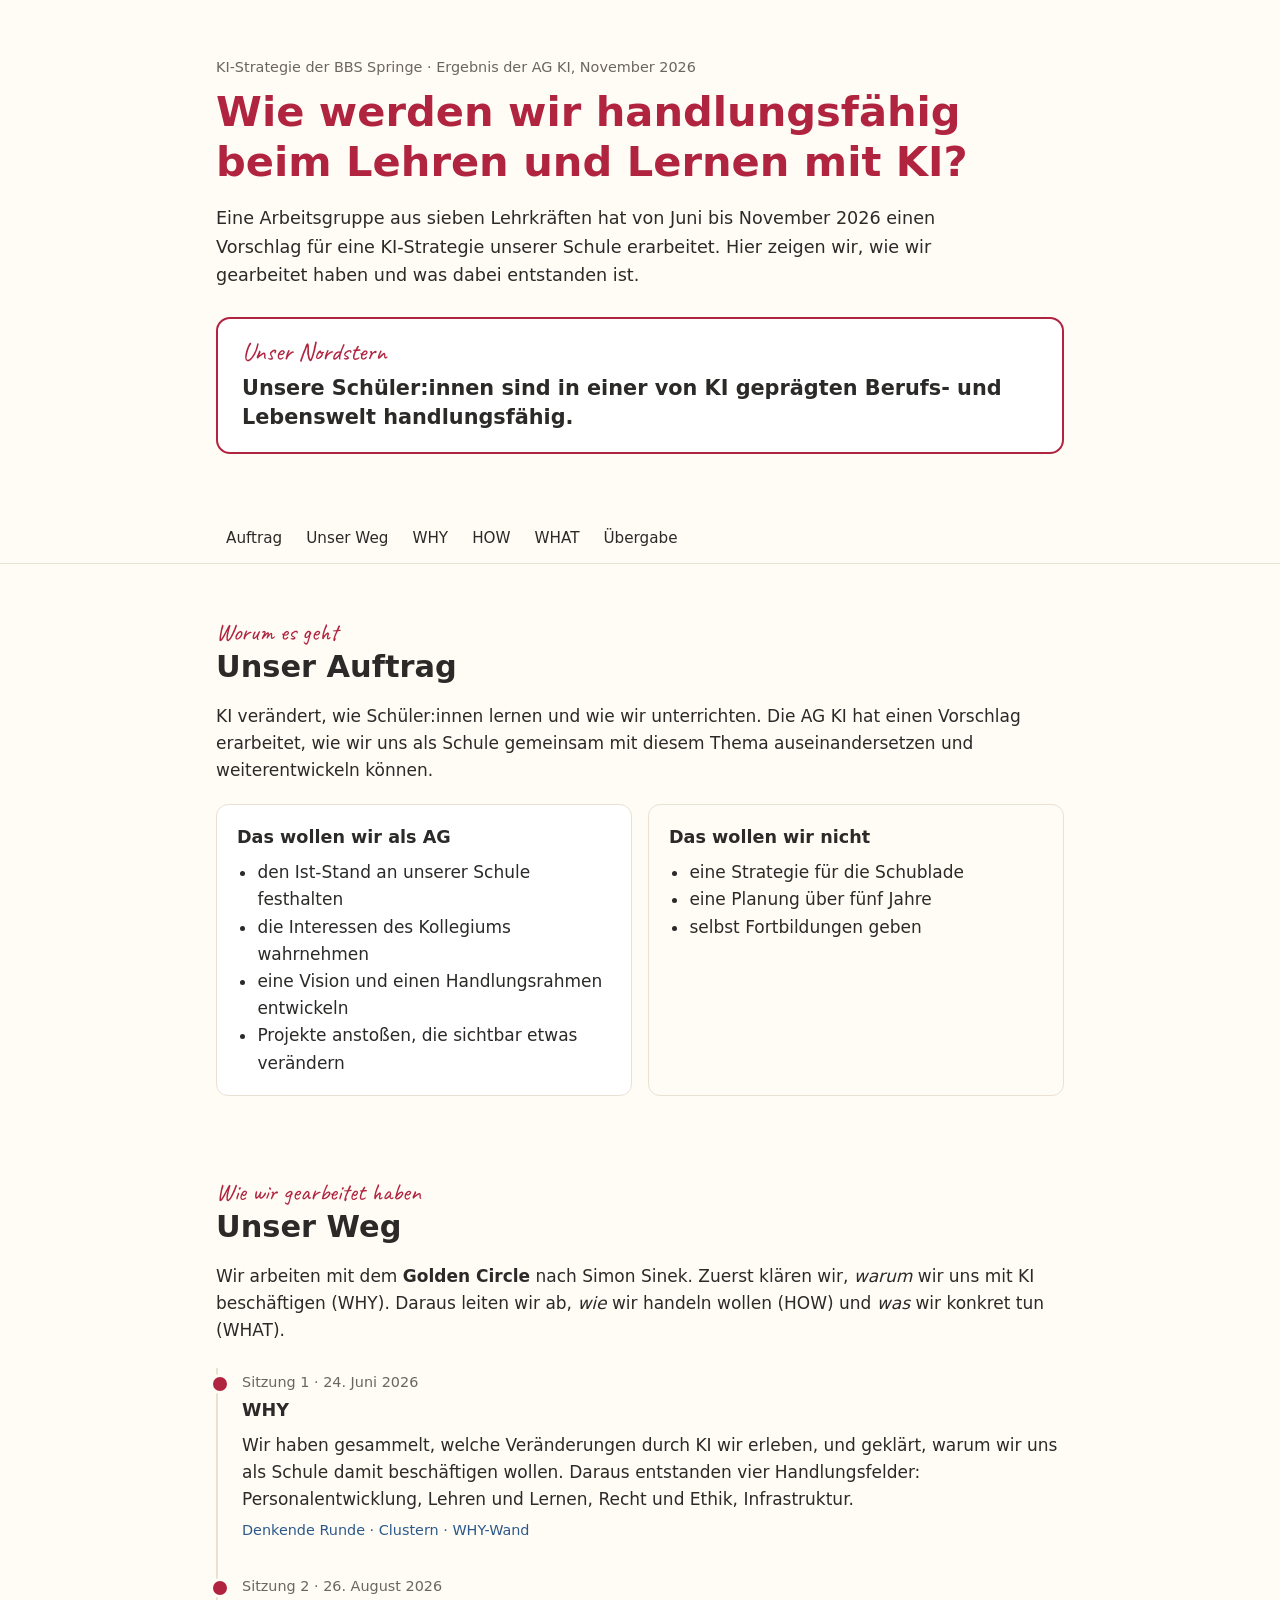
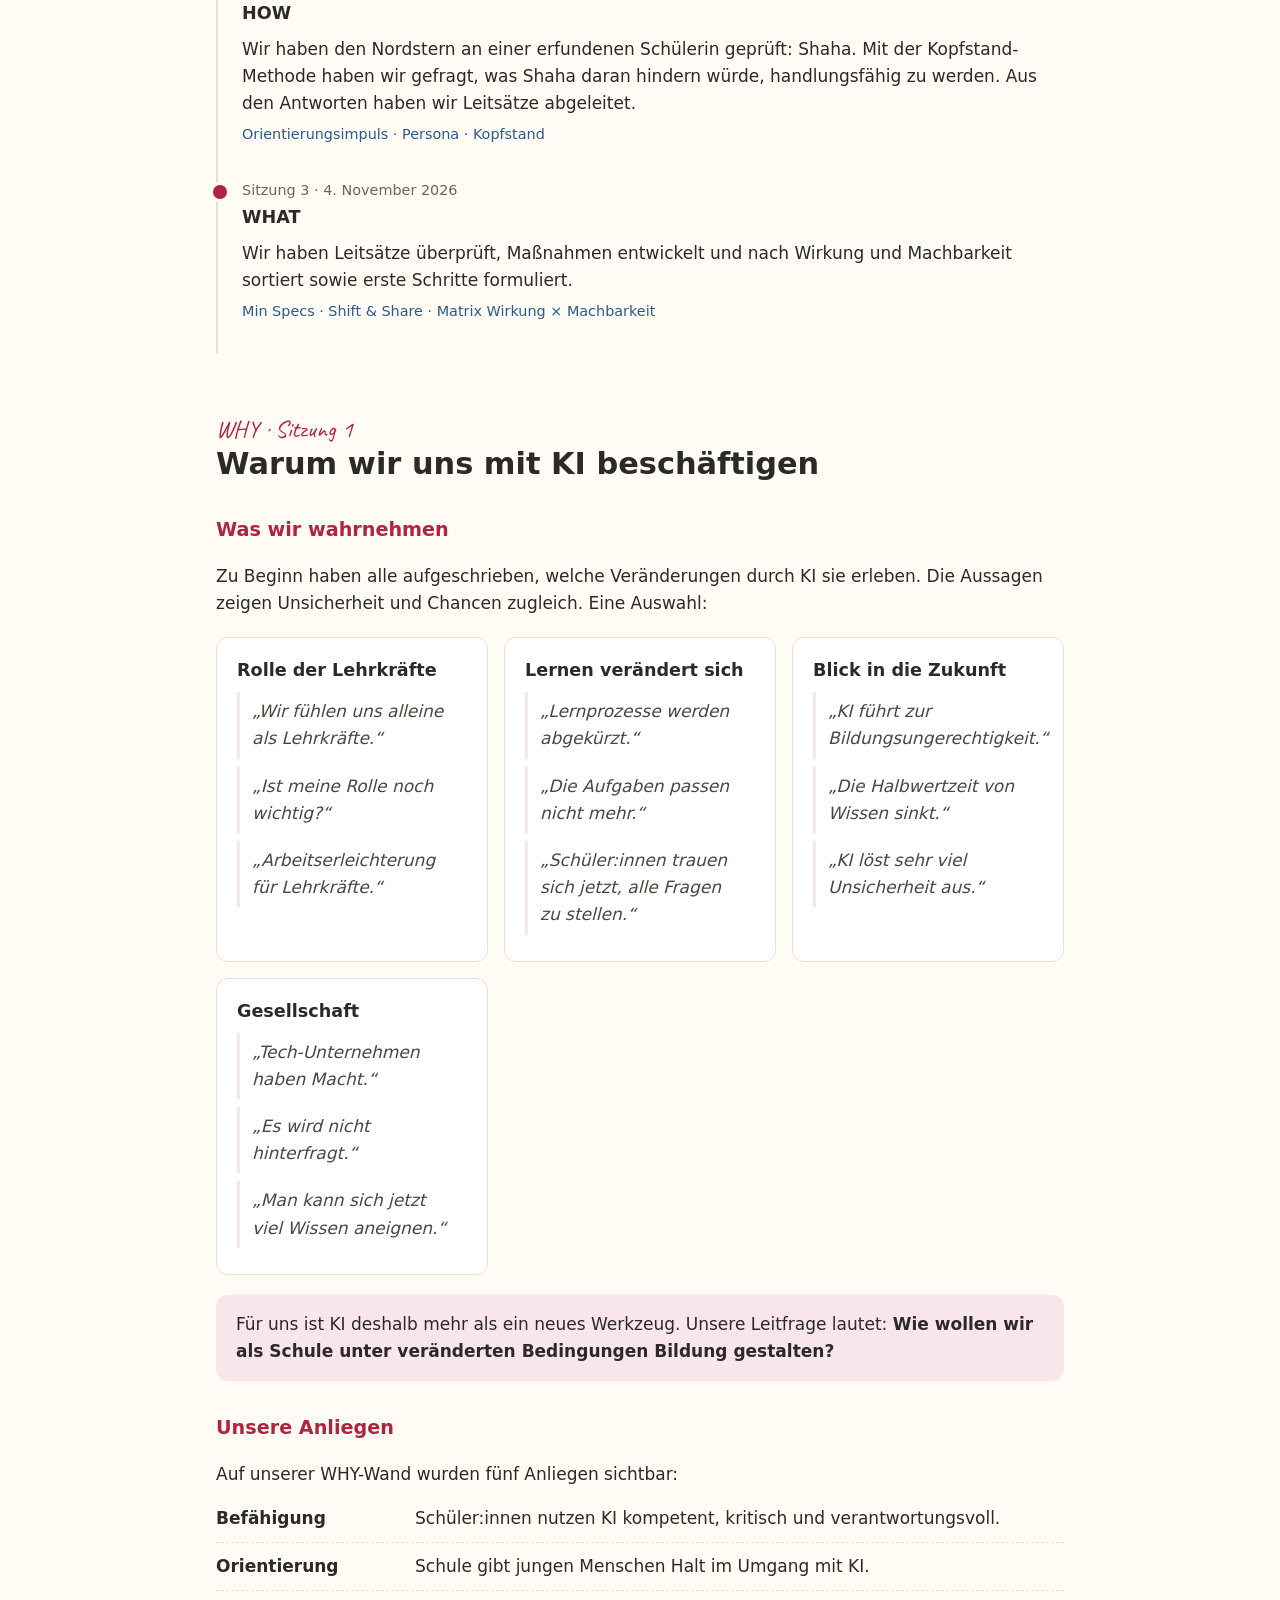
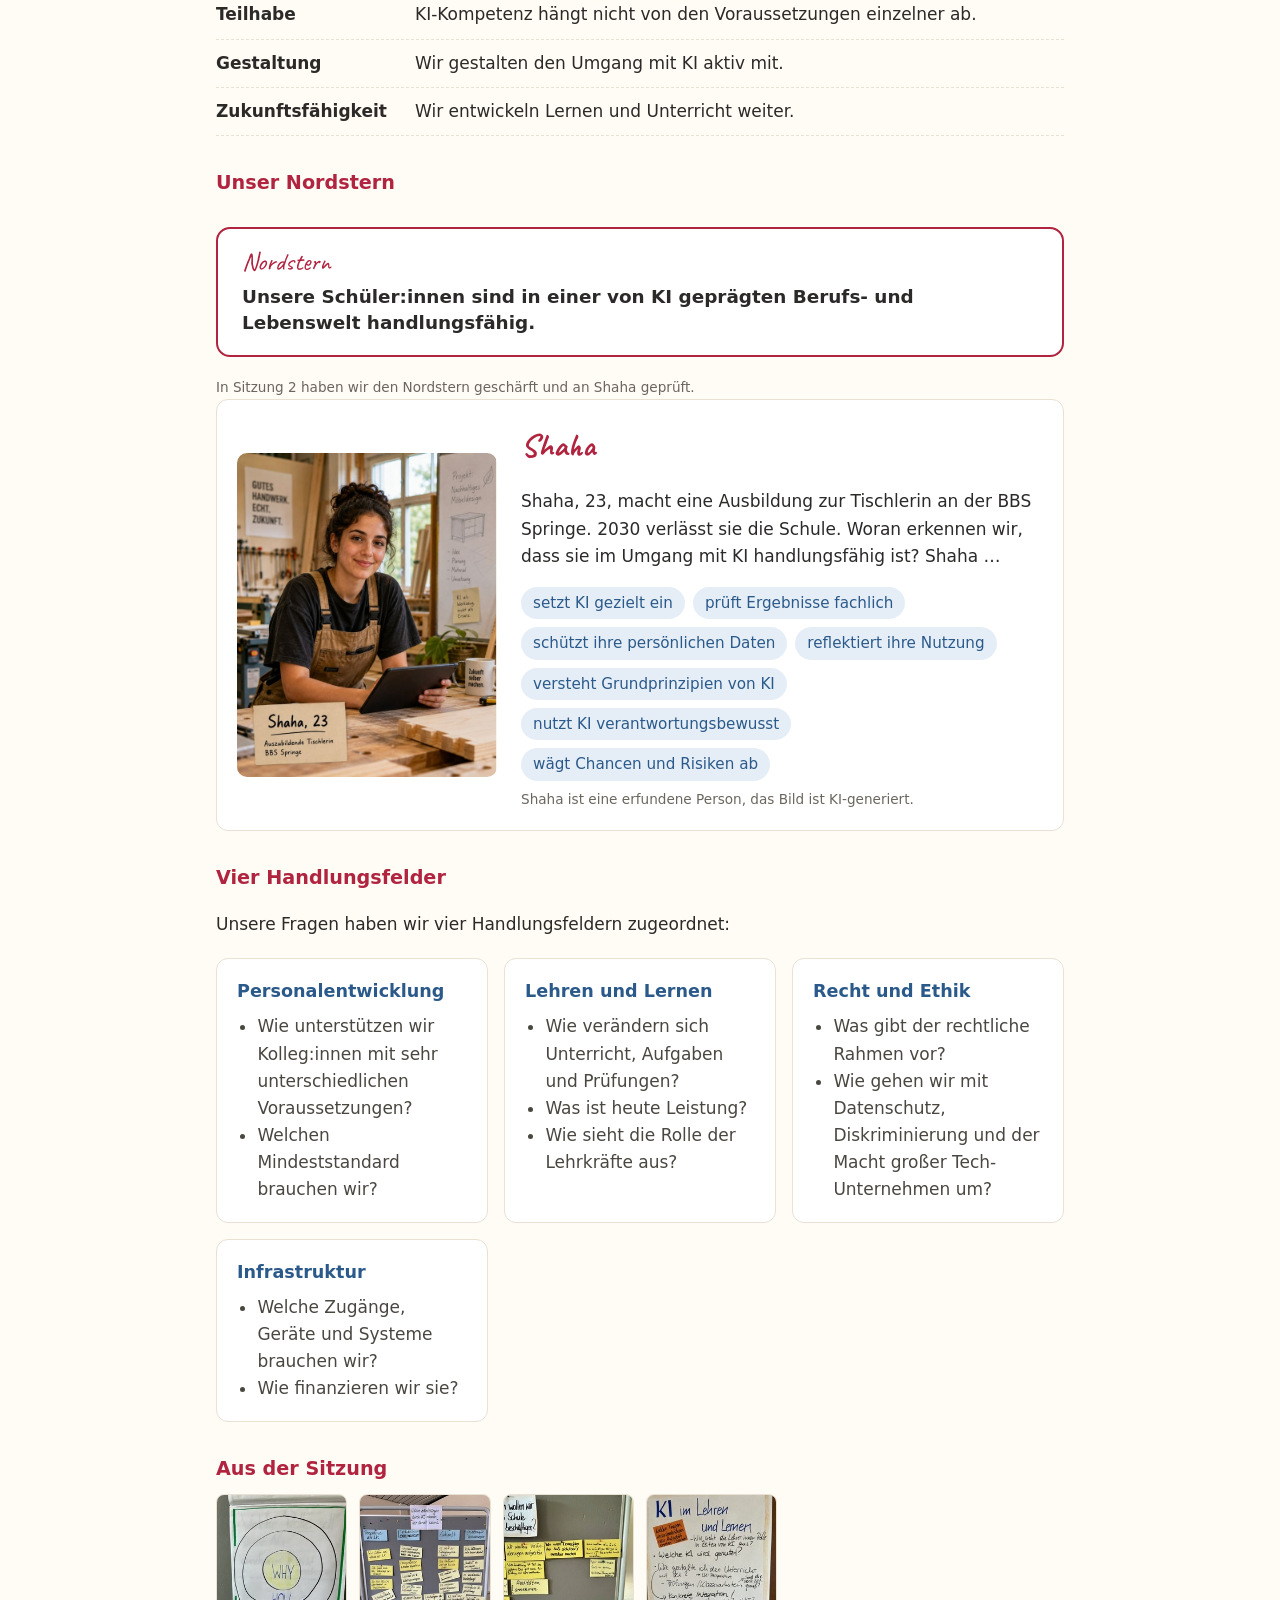
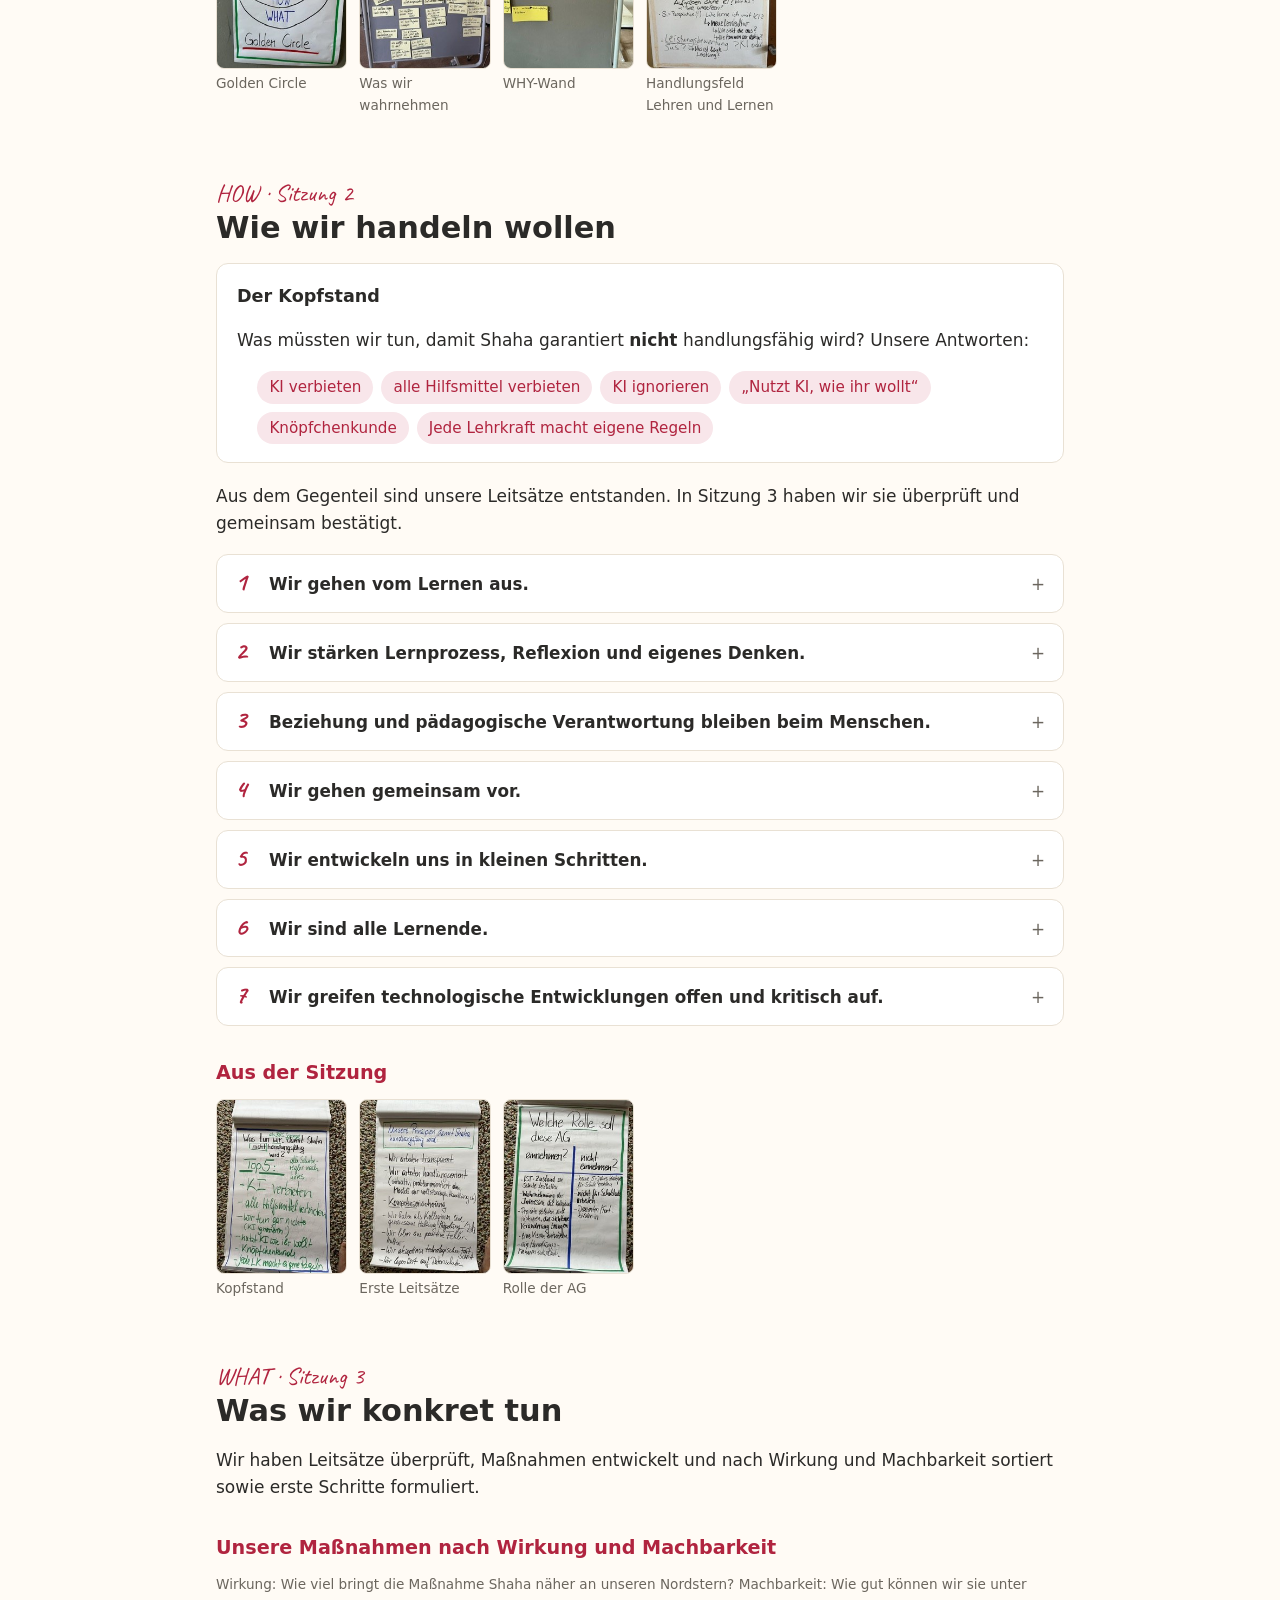
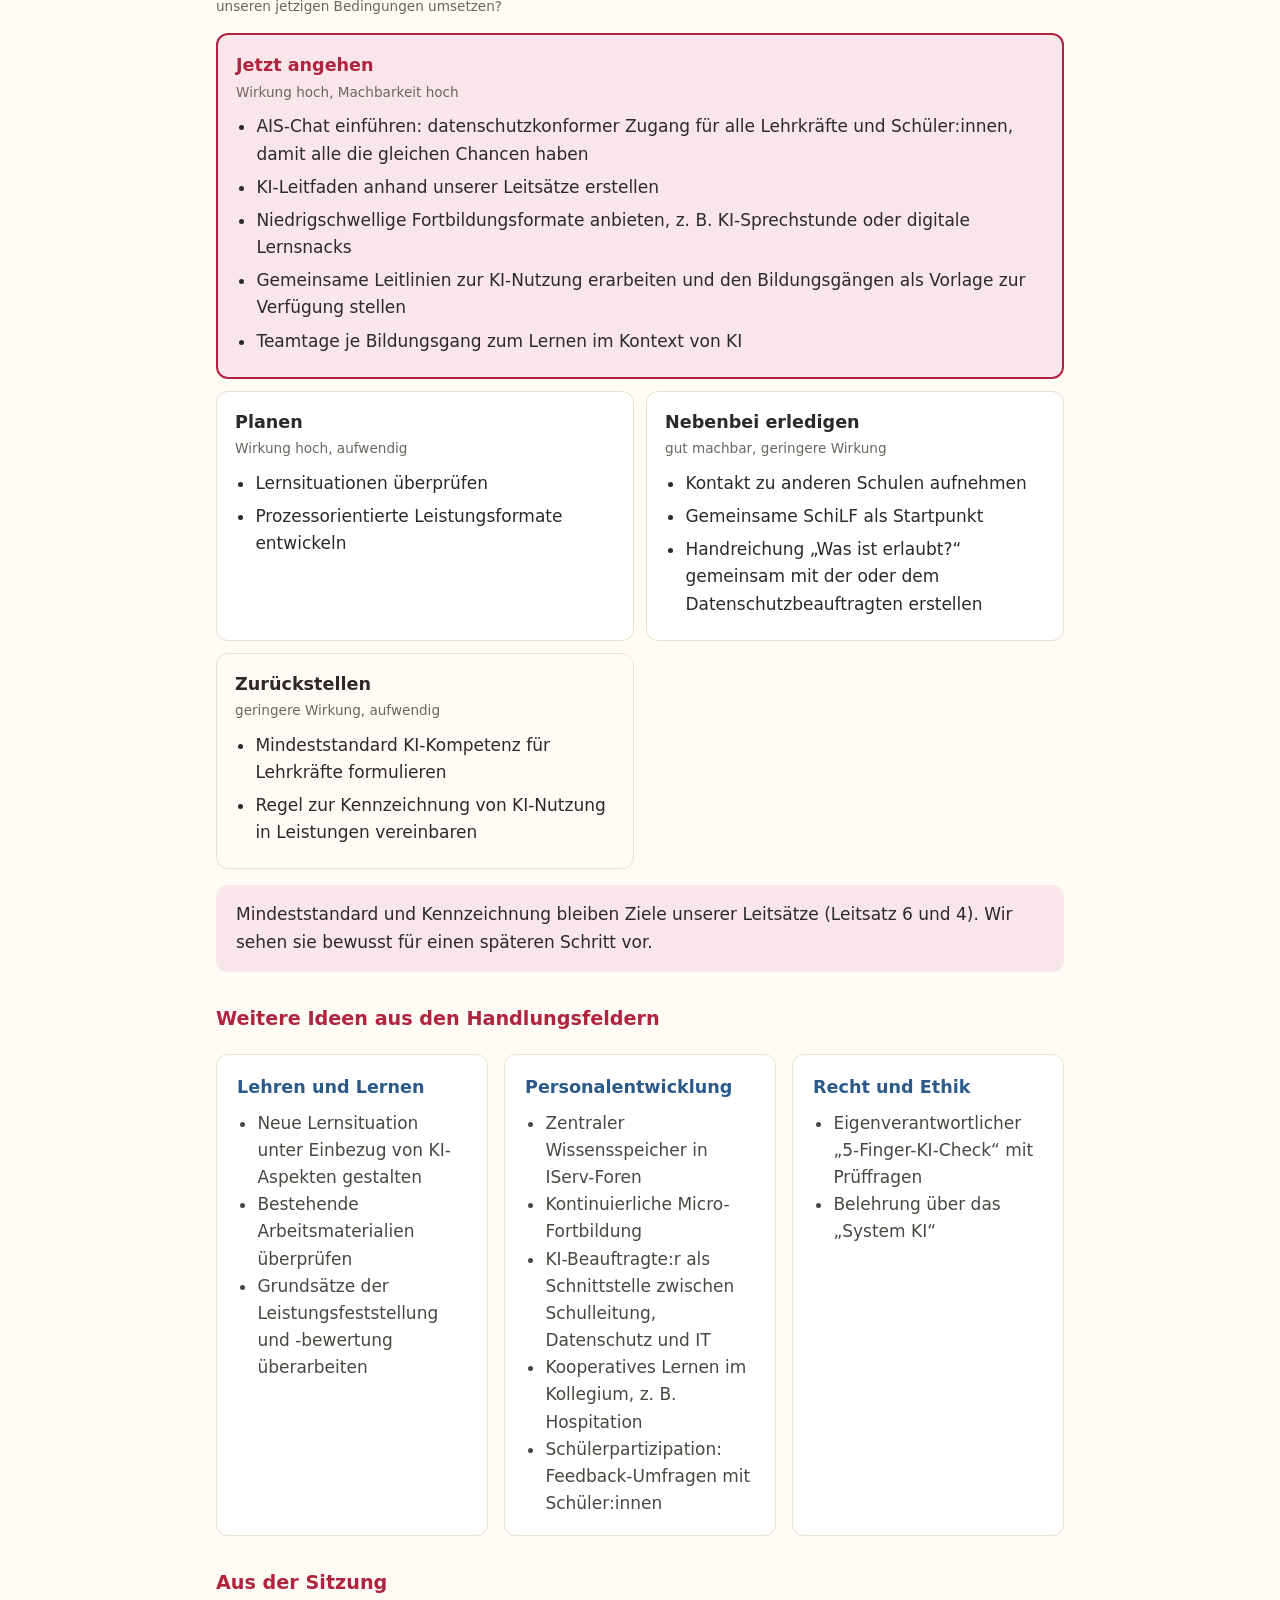
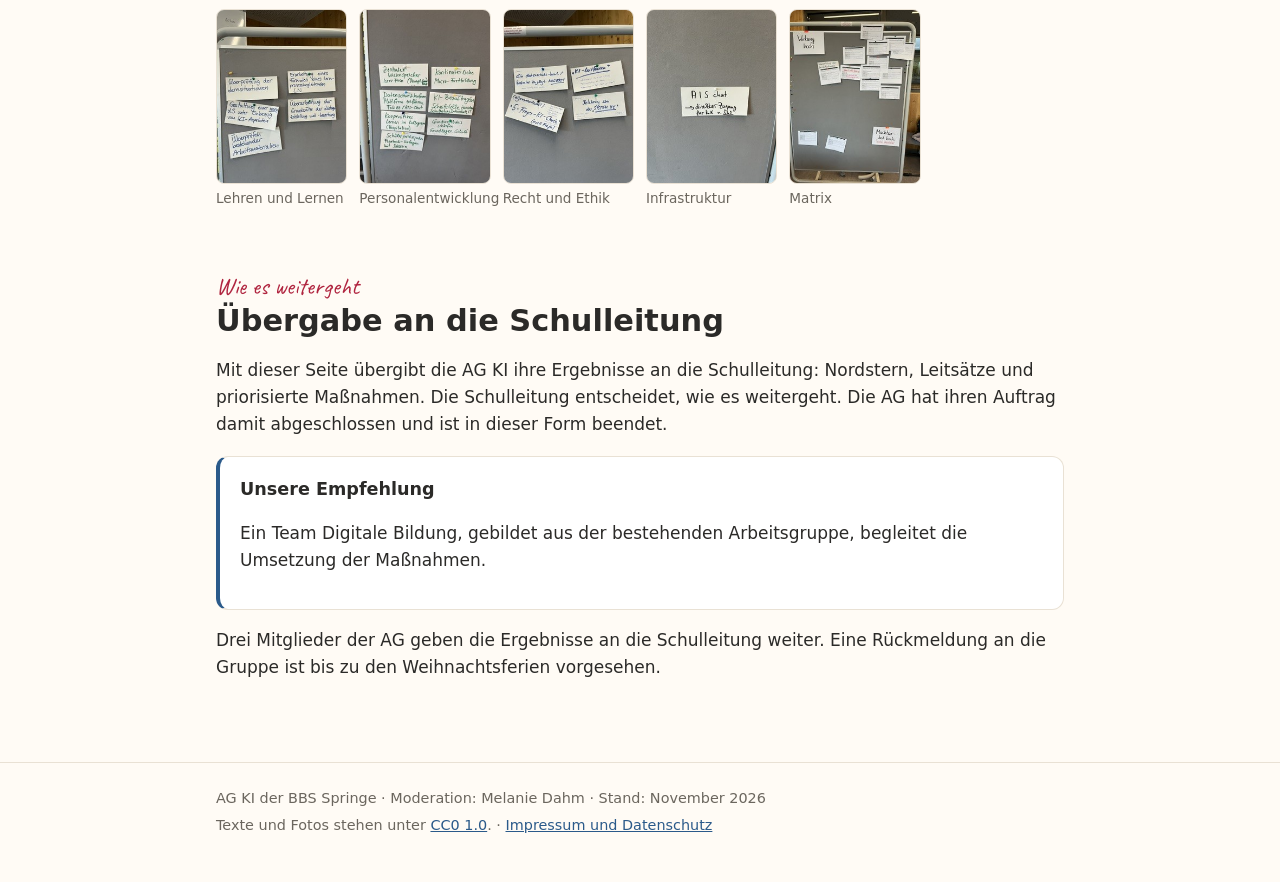
<file: index.html>
<!doctype html>
<html lang="de">
<head>
<meta charset="utf-8">
<meta name="viewport" content="width=device-width, initial-scale=1">
<meta name="robots" content="noindex, nofollow">
<title>KI-Strategie BBS Springe</title>
<meta name="description" content="Wie die AG KI der BBS Springe an einer KI-Strategie arbeitet und was bisher entstanden ist.">
<link rel="stylesheet" href="style.css">
</head>
<body>

<header class="hero">
  <div class="wrap">
    <p class="kicker">KI-Strategie der BBS Springe · Ergebnis der AG KI, November 2026</p>
    <h1>Wie werden wir handlungsfähig beim Lehren und Lernen mit KI?</h1>
    <p class="lead">Eine Arbeitsgruppe aus sieben Lehrkräften hat von Juni bis November 2026 einen Vorschlag für eine KI-Strategie unserer Schule erarbeitet. Hier zeigen wir, wie wir gearbeitet haben und was dabei entstanden ist.</p>
    <div class="northstar">
      <span class="hand">Unser Nordstern</span>
      <p>Unsere Schüler:innen sind in einer von KI geprägten Berufs- und Lebenswelt handlungsfähig.</p>
    </div>
  </div>
</header>

<nav class="toc" aria-label="Inhalt">
  <div class="wrap">
    <a href="#auftrag">Auftrag</a>
    <a href="#weg">Unser Weg</a>
    <a href="#why">WHY</a>
    <a href="#how">HOW</a>
    <a href="#what">WHAT</a>
    <a href="#uebergabe">Übergabe</a>
  </div>
</nav>

<main>

<section id="auftrag" class="wrap">
  <p class="eyebrow">Worum es geht</p>
  <h2>Unser Auftrag</h2>
  <p>KI verändert, wie Schüler:innen lernen und wie wir unterrichten. Die AG KI hat einen Vorschlag erarbeitet, wie wir uns als Schule gemeinsam mit diesem Thema auseinandersetzen und weiterentwickeln können.</p>
  <div class="two">
    <div class="card">
      <h3>Das wollen wir als AG</h3>
      <ul>
        <li>den Ist-Stand an unserer Schule festhalten</li>
        <li>die Interessen des Kollegiums wahrnehmen</li>
        <li>eine Vision und einen Handlungsrahmen entwickeln</li>
        <li>Projekte anstoßen, die sichtbar etwas verändern</li>
      </ul>
    </div>
    <div class="card muted">
      <h3>Das wollen wir nicht</h3>
      <ul>
        <li>eine Strategie für die Schublade</li>
        <li>eine Planung über fünf Jahre</li>
        <li>selbst Fortbildungen geben</li>
      </ul>
    </div>
  </div>
</section>

<section id="weg" class="wrap">
  <p class="eyebrow">Wie wir gearbeitet haben</p>
  <h2>Unser Weg</h2>
  <p>Wir arbeiten mit dem <strong>Golden Circle</strong> nach Simon Sinek. Zuerst klären wir, <em>warum</em> wir uns mit KI beschäftigen (WHY). Daraus leiten wir ab, <em>wie</em> wir handeln wollen (HOW) und <em>was</em> wir konkret tun (WHAT).</p>
  <ol class="timeline">
    <li>
      <span class="when">Sitzung 1 · 24. Juni 2026</span>
      <h3><a href="#why">WHY</a></h3>
      <p>Wir haben gesammelt, welche Veränderungen durch KI wir erleben, und geklärt, warum wir uns als Schule damit beschäftigen wollen. Daraus entstanden vier Handlungsfelder: Personalentwicklung, Lehren und Lernen, Recht und Ethik, Infrastruktur.</p>
      <p class="methods">Denkende Runde · Clustern · WHY-Wand</p>
    </li>
    <li>
      <span class="when">Sitzung 2 · 26. August 2026</span>
      <h3><a href="#how">HOW</a></h3>
      <p>Wir haben den Nordstern an einer erfundenen Schülerin geprüft: Shaha. Mit der Kopfstand-Methode haben wir gefragt, was Shaha daran hindern würde, handlungsfähig zu werden. Aus den Antworten haben wir Leitsätze abgeleitet.</p>
      <p class="methods">Orientierungsimpuls · Persona · Kopfstand</p>
    </li>
    <li>
      <span class="when">Sitzung 3 · 4. November 2026</span>
      <h3><a href="#what">WHAT</a></h3>
      <p>Wir haben Leitsätze überprüft, Maßnahmen entwickelt und nach Wirkung und Machbarkeit sortiert sowie erste Schritte formuliert.</p>
      <p class="methods">Min Specs · Shift &amp; Share · Matrix Wirkung × Machbarkeit</p>
    </li>
  </ol>
</section>

<section id="why" class="wrap">
  <p class="eyebrow">WHY · Sitzung 1</p>
  <h2>Warum wir uns mit KI beschäftigen</h2>

  <h3 class="sub">Was wir wahrnehmen</h3>
  <p>Zu Beginn haben alle aufgeschrieben, welche Veränderungen durch KI sie erleben. Die Aussagen zeigen Unsicherheit und Chancen zugleich. Eine Auswahl:</p>
  <div class="grid">
    <div class="card">
      <h3>Rolle der Lehrkräfte</h3>
      <blockquote>Wir fühlen uns alleine als Lehrkräfte.</blockquote>
      <blockquote>Ist meine Rolle noch wichtig?</blockquote>
      <blockquote>Arbeitserleichterung für Lehrkräfte.</blockquote>
    </div>
    <div class="card">
      <h3>Lernen verändert sich</h3>
      <blockquote>Lernprozesse werden abgekürzt.</blockquote>
      <blockquote>Die Aufgaben passen nicht mehr.</blockquote>
      <blockquote>Schüler:innen trauen sich jetzt, alle Fragen zu stellen.</blockquote>
    </div>
    <div class="card">
      <h3>Blick in die Zukunft</h3>
      <blockquote>KI führt zur Bildungsungerechtigkeit.</blockquote>
      <blockquote>Die Halbwertzeit von Wissen sinkt.</blockquote>
      <blockquote>KI löst sehr viel Unsicherheit aus.</blockquote>
    </div>
    <div class="card">
      <h3>Gesellschaft</h3>
      <blockquote>Tech-Unternehmen haben Macht.</blockquote>
      <blockquote>Es wird nicht hinterfragt.</blockquote>
      <blockquote>Man kann sich jetzt viel Wissen aneignen.</blockquote>
    </div>
  </div>
  <p class="callout">Für uns ist KI deshalb mehr als ein neues Werkzeug. Unsere Leitfrage lautet: <strong>Wie wollen wir als Schule unter veränderten Bedingungen Bildung gestalten?</strong></p>

  <h3 class="sub">Unsere Anliegen</h3>
  <p>Auf unserer WHY-Wand wurden fünf Anliegen sichtbar:</p>
  <dl class="concerns">
    <div><dt>Befähigung</dt><dd>Schüler:innen nutzen KI kompetent, kritisch und verantwortungsvoll.</dd></div>
    <div><dt>Orientierung</dt><dd>Schule gibt jungen Menschen Halt im Umgang mit KI.</dd></div>
    <div><dt>Teilhabe</dt><dd>KI-Kompetenz hängt nicht von den Voraussetzungen einzelner ab.</dd></div>
    <div><dt>Gestaltung</dt><dd>Wir gestalten den Umgang mit KI aktiv mit.</dd></div>
    <div><dt>Zukunftsfähigkeit</dt><dd>Wir entwickeln Lernen und Unterricht weiter.</dd></div>
  </dl>

  <h3 class="sub">Unser Nordstern</h3>
  <div class="northstar small">
    <span class="hand">Nordstern</span>
    <p>Unsere Schüler:innen sind in einer von KI geprägten Berufs- und Lebenswelt handlungsfähig.</p>
  </div>
  <p class="note">In Sitzung 2 haben wir den Nordstern geschärft und an Shaha geprüft.</p>
  <div class="persona">
    <img src="assets/shaha-23.jpg" alt="Junge Frau in Arbeitslatzhose in einer Tischlerwerkstatt mit Tablet, Schild: Shaha, 23, Auszubildende Tischlerin, BBS Springe" width="650" height="810" loading="lazy">
    <div>
      <h3>Shaha</h3>
      <p>Shaha, 23, macht eine Ausbildung zur Tischlerin an der BBS Springe. 2030 verlässt sie die Schule. Woran erkennen wir, dass sie im Umgang mit KI handlungsfähig ist? Shaha …</p>
      <ul class="chips">
        <li>setzt KI gezielt ein</li>
        <li>prüft Ergebnisse fachlich</li>
        <li>schützt ihre persönlichen Daten</li>
        <li>reflektiert ihre Nutzung</li>
        <li>versteht Grundprinzipien von KI</li>
        <li>nutzt KI verantwortungsbewusst</li>
        <li>wägt Chancen und Risiken ab</li>
      </ul>
      <p class="note">Shaha ist eine erfundene Person, das Bild ist KI-generiert.</p>
    </div>
  </div>

  <h3 class="sub">Vier Handlungsfelder</h3>
  <p>Unsere Fragen haben wir vier Handlungsfeldern zugeordnet:</p>
  <div class="grid">
    <div class="card field">
      <h3>Personalentwicklung</h3>
      <ul>
        <li>Wie unterstützen wir Kolleg:innen mit sehr unterschiedlichen Voraussetzungen?</li>
        <li>Welchen Mindeststandard brauchen wir?</li>
      </ul>
    </div>
    <div class="card field">
      <h3>Lehren und Lernen</h3>
      <ul>
        <li>Wie verändern sich Unterricht, Aufgaben und Prüfungen?</li>
        <li>Was ist heute Leistung?</li>
        <li>Wie sieht die Rolle der Lehrkräfte aus?</li>
      </ul>
    </div>
    <div class="card field">
      <h3>Recht und Ethik</h3>
      <ul>
        <li>Was gibt der rechtliche Rahmen vor?</li>
        <li>Wie gehen wir mit Datenschutz, Diskriminierung und der Macht großer Tech-Unternehmen um?</li>
      </ul>
    </div>
    <div class="card field">
      <h3>Infrastruktur</h3>
      <ul>
        <li>Welche Zugänge, Geräte und Systeme brauchen wir?</li>
        <li>Wie finanzieren wir sie?</li>
      </ul>
    </div>
  </div>

  <h3 class="sub">Aus der Sitzung</h3>
  <div class="gallery">
    <figure><a href="assets/fotos/golden-circle.jpg"><img src="assets/fotos/golden-circle.jpg" alt="Flipchart mit dem Golden Circle: WHY, HOW, WHAT" width="240" height="320" loading="lazy"></a><figcaption>Golden Circle</figcaption></figure>
    <figure><a href="assets/fotos/veraenderungen.jpg"><img src="assets/fotos/veraenderungen.jpg" alt="Pinnwand mit geclusterten Karten zu wahrgenommenen Veränderungen" width="240" height="320" loading="lazy"></a><figcaption>Was wir wahrnehmen</figcaption></figure>
    <figure><a href="assets/fotos/why.jpg"><img src="assets/fotos/why.jpg" alt="Karten auf der WHY-Wand" width="240" height="320" loading="lazy"></a><figcaption>WHY-Wand</figcaption></figure>
    <figure><a href="assets/fotos/hf-lehren-lernen.jpg"><img src="assets/fotos/hf-lehren-lernen.jpg" alt="Flipchart mit Fragen zum Handlungsfeld Lehren und Lernen" width="240" height="320" loading="lazy"></a><figcaption>Handlungsfeld Lehren und Lernen</figcaption></figure>
  </div>
</section>

<section id="how" class="wrap">
  <p class="eyebrow">HOW · Sitzung 2</p>
  <h2>Wie wir handeln wollen</h2>
  <div class="card headstand">
    <h3>Der Kopfstand</h3>
    <p>Was müssten wir tun, damit Shaha garantiert <strong>nicht</strong> handlungsfähig wird? Unsere Antworten:</p>
    <ul class="chips red">
      <li>KI verbieten</li>
      <li>alle Hilfsmittel verbieten</li>
      <li>KI ignorieren</li>
      <li>„Nutzt KI, wie ihr wollt“</li>
      <li>Knöpfchenkunde</li>
      <li>Jede Lehrkraft macht eigene Regeln</li>
    </ul>
  </div>
  <p>Aus dem Gegenteil sind unsere Leitsätze entstanden. In Sitzung 3 haben wir sie überprüft und gemeinsam bestätigt.</p>
  <div class="principles">
    <details>
      <summary><span class="num">1</span>Wir gehen vom Lernen aus.</summary>
      <p>Bei jeder Entscheidung über KI fragen wir zuerst, welches Lernen sie stärkt. KI ist bei uns Werkzeug und Lerngegenstand, eingebettet in handlungs- und kompetenzorientierten Unterricht.</p>
    </details>
    <details>
      <summary><span class="num">2</span>Wir stärken Lernprozess, Reflexion und eigenes Denken.</summary>
      <p>Das gilt im Unterricht wie bei Leistung und Prüfung. Ob mit oder ohne KI gelernt wird, entscheiden wir bewusst nach dem Lernziel.</p>
    </details>
    <details>
      <summary><span class="num">3</span>Beziehung und pädagogische Verantwortung bleiben beim Menschen.</summary>
      <p>KI kann unterstützen. Lernbegleitung, Ermutigung und pädagogische Entscheidungen liegen bei den Lehrkräften.</p>
    </details>
    <details>
      <summary><span class="num">4</span>Wir gehen gemeinsam vor.</summary>
      <p>Wir arbeiten nach gemeinsamen Zielen und transparenten, einheitlichen Regeln zur KI-Nutzung, die jeder Bildungsgang für sich konkretisiert. Lehrkräfte und Lernende entwickeln diese Regeln gemeinsam und machen offen, wo und wie sie KI nutzen. Niemand bleibt mit KI allein.</p>
    </details>
    <details>
      <summary><span class="num">5</span>Wir entwickeln uns in kleinen Schritten.</summary>
      <p>Innerhalb unserer gemeinsamen Regeln probieren wir KI aus, werten aus und passen an. Dabei leben wir eine positive Fehlerkultur.</p>
    </details>
    <details>
      <summary><span class="num">6</span>Wir sind alle Lernende.</summary>
      <p>Lehrende und Lernende entwickeln Kompetenzen zu KI. Dafür legen wir einen gemeinsamen Mindeststandard fest, und alle erhalten Unterstützung, um ihn zu erreichen.</p>
    </details>
    <details>
      <summary><span class="num">7</span>Wir greifen technologische Entwicklungen offen und kritisch auf.</summary>
      <p>Wir sorgen dafür, dass alle Lernenden gleichen Zugang zu KI haben. Wir achten auf Datenschutz und Nachhaltigkeit und treten Diskriminierung durch KI entgegen. Diese Themen machen wir auch im Unterricht zum Gegenstand.</p>
    </details>
  </div>

  <h3 class="sub">Aus der Sitzung</h3>
  <div class="gallery">
    <figure><a href="assets/fotos/kopfstand.jpg"><img src="assets/fotos/kopfstand.jpg" alt="Flipchart zur Kopfstand-Frage mit den Top 5" width="240" height="320" loading="lazy"></a><figcaption>Kopfstand</figcaption></figure>
    <figure><a href="assets/fotos/leitsaetze.jpg"><img src="assets/fotos/leitsaetze.jpg" alt="Flipchart mit den ersten Prinzipien" width="240" height="320" loading="lazy"></a><figcaption>Erste Leitsätze</figcaption></figure>
    <figure><a href="assets/fotos/rolle-ag.jpg"><img src="assets/fotos/rolle-ag.jpg" alt="Flipchart zur Rolle der AG" width="240" height="320" loading="lazy"></a><figcaption>Rolle der AG</figcaption></figure>
  </div>
</section>

<section id="what" class="wrap">
  <p class="eyebrow">WHAT · Sitzung 3</p>
  <h2>Was wir konkret tun</h2>
  <p>Wir haben Leitsätze überprüft, Maßnahmen entwickelt und nach Wirkung und Machbarkeit sortiert sowie erste Schritte formuliert.</p>

  <h3 class="sub">Unsere Maßnahmen nach Wirkung und Machbarkeit</h3>
  <p class="note">Wirkung: Wie viel bringt die Maßnahme Shaha näher an unseren Nordstern? Machbarkeit: Wie gut können wir sie unter unseren jetzigen Bedingungen umsetzen?</p>
  <div class="matrix">
    <div class="quad now">
      <h3>Jetzt angehen</h3>
      <p class="quad-sub">Wirkung hoch, Machbarkeit hoch</p>
      <ul>
        <li>AIS-Chat einführen: datenschutzkonformer Zugang für alle Lehrkräfte und Schüler:innen, damit alle die gleichen Chancen haben</li>
        <li>KI-Leitfaden anhand unserer Leitsätze erstellen</li>
        <li>Niedrigschwellige Fortbildungsformate anbieten, z. B. KI-Sprechstunde oder digitale Lernsnacks</li>
        <li>Gemeinsame Leitlinien zur KI-Nutzung erarbeiten und den Bildungsgängen als Vorlage zur Verfügung stellen</li>
        <li>Teamtage je Bildungsgang zum Lernen im Kontext von KI</li>
      </ul>
    </div>
    <div class="quad plan">
      <h3>Planen</h3>
      <p class="quad-sub">Wirkung hoch, aufwendig</p>
      <ul>
        <li>Lernsituationen überprüfen</li>
        <li>Prozessorientierte Leistungsformate entwickeln</li>
      </ul>
    </div>
    <div class="quad side">
      <h3>Nebenbei erledigen</h3>
      <p class="quad-sub">gut machbar, geringere Wirkung</p>
      <ul>
        <li>Kontakt zu anderen Schulen aufnehmen</li>
        <li>Gemeinsame SchiLF als Startpunkt</li>
        <li>Handreichung „Was ist erlaubt?“ gemeinsam mit der oder dem Datenschutzbeauftragten erstellen</li>
      </ul>
    </div>
    <div class="quad later">
      <h3>Zurückstellen</h3>
      <p class="quad-sub">geringere Wirkung, aufwendig</p>
      <ul>
        <li>Mindeststandard KI-Kompetenz für Lehrkräfte formulieren</li>
        <li>Regel zur Kennzeichnung von KI-Nutzung in Leistungen vereinbaren</li>
      </ul>
    </div>
  </div>
  <p class="callout">Mindeststandard und Kennzeichnung bleiben Ziele unserer Leitsätze (Leitsatz 6 und 4). Wir sehen sie bewusst für einen späteren Schritt vor.</p>

  <h3 class="sub">Weitere Ideen aus den Handlungsfeldern</h3>
  <div class="grid">
    <div class="card field">
      <h3>Lehren und Lernen</h3>
      <ul>
        <li>Neue Lernsituation unter Einbezug von KI-Aspekten gestalten</li>
        <li>Bestehende Arbeitsmaterialien überprüfen</li>
        <li>Grundsätze der Leistungsfeststellung und -bewertung überarbeiten</li>
      </ul>
    </div>
    <div class="card field">
      <h3>Personalentwicklung</h3>
      <ul>
        <li>Zentraler Wissensspeicher in IServ-Foren</li>
        <li>Kontinuierliche Micro-Fortbildung</li>
        <li>KI-Beauftragte:r als Schnittstelle zwischen Schulleitung, Datenschutz und IT</li>
        <li>Kooperatives Lernen im Kollegium, z. B. Hospitation</li>
        <li>Schülerpartizipation: Feedback-Umfragen mit Schüler:innen</li>
      </ul>
    </div>
    <div class="card field">
      <h3>Recht und Ethik</h3>
      <ul>
        <li>Eigenverantwortlicher „5-Finger-KI-Check“ mit Prüffragen</li>
        <li>Belehrung über das „System KI“</li>
      </ul>
    </div>
  </div>

  <h3 class="sub">Aus der Sitzung</h3>
  <div class="gallery">
    <figure><a href="assets/fotos/s3-lehren-lernen.jpg"><img src="assets/fotos/s3-lehren-lernen.jpg" alt="Pinnwand mit Ideen für Maßnahmen im Handlungsfeld Lehren und Lernen" width="240" height="320" loading="lazy"></a><figcaption>Lehren und Lernen</figcaption></figure>
    <figure><a href="assets/fotos/s3-personalentwicklung.jpg"><img src="assets/fotos/s3-personalentwicklung.jpg" alt="Pinnwand mit Ideen für Maßnahmen in der Personalentwicklung" width="240" height="320" loading="lazy"></a><figcaption>Personalentwicklung</figcaption></figure>
    <figure><a href="assets/fotos/s3-recht-ethik.jpg"><img src="assets/fotos/s3-recht-ethik.jpg" alt="Pinnwand mit Ideen für Maßnahmen zu Recht und Ethik" width="240" height="320" loading="lazy"></a><figcaption>Recht und Ethik</figcaption></figure>
    <figure><a href="assets/fotos/s3-infrastruktur.jpg"><img src="assets/fotos/s3-infrastruktur.jpg" alt="Karte mit der Idee AIS-Chat" width="240" height="320" loading="lazy"></a><figcaption>Infrastruktur</figcaption></figure>
    <figure><a href="assets/fotos/s3-matrix.jpg"><img src="assets/fotos/s3-matrix.jpg" alt="Pinnwand mit Maßnahmenkarten in der Matrix Wirkung und Machbarkeit" width="240" height="320" loading="lazy"></a><figcaption>Matrix</figcaption></figure>
  </div>
</section>

<section id="uebergabe" class="wrap">
  <p class="eyebrow">Wie es weitergeht</p>
  <h2>Übergabe an die Schulleitung</h2>
  <p>Mit dieser Seite übergibt die AG KI ihre Ergebnisse an die Schulleitung: Nordstern, Leitsätze und priorisierte Maßnahmen. Die Schulleitung entscheidet, wie es weitergeht. Die AG hat ihren Auftrag damit abgeschlossen und ist in dieser Form beendet.</p>
  <div class="card recommend">
    <h3>Unsere Empfehlung</h3>
    <p>Ein Team Digitale Bildung, gebildet aus der bestehenden Arbeitsgruppe, begleitet die Umsetzung der Maßnahmen.</p>
  </div>
  <p>Drei Mitglieder der AG geben die Ergebnisse an die Schulleitung weiter. Eine Rückmeldung an die Gruppe ist bis zu den Weihnachtsferien vorgesehen.</p>
</section>

</main>

<footer>
  <div class="wrap">
    <p>AG KI der BBS Springe · Moderation: Melanie Dahm · Stand: November 2026</p>
    <p>Texte und Fotos stehen unter <a href="https://creativecommons.org/publicdomain/zero/1.0/deed.de">CC0 1.0</a>. · <a href="impressum.html">Impressum und Datenschutz</a></p>
  </div>
</footer>

</body>
</html>
</file>
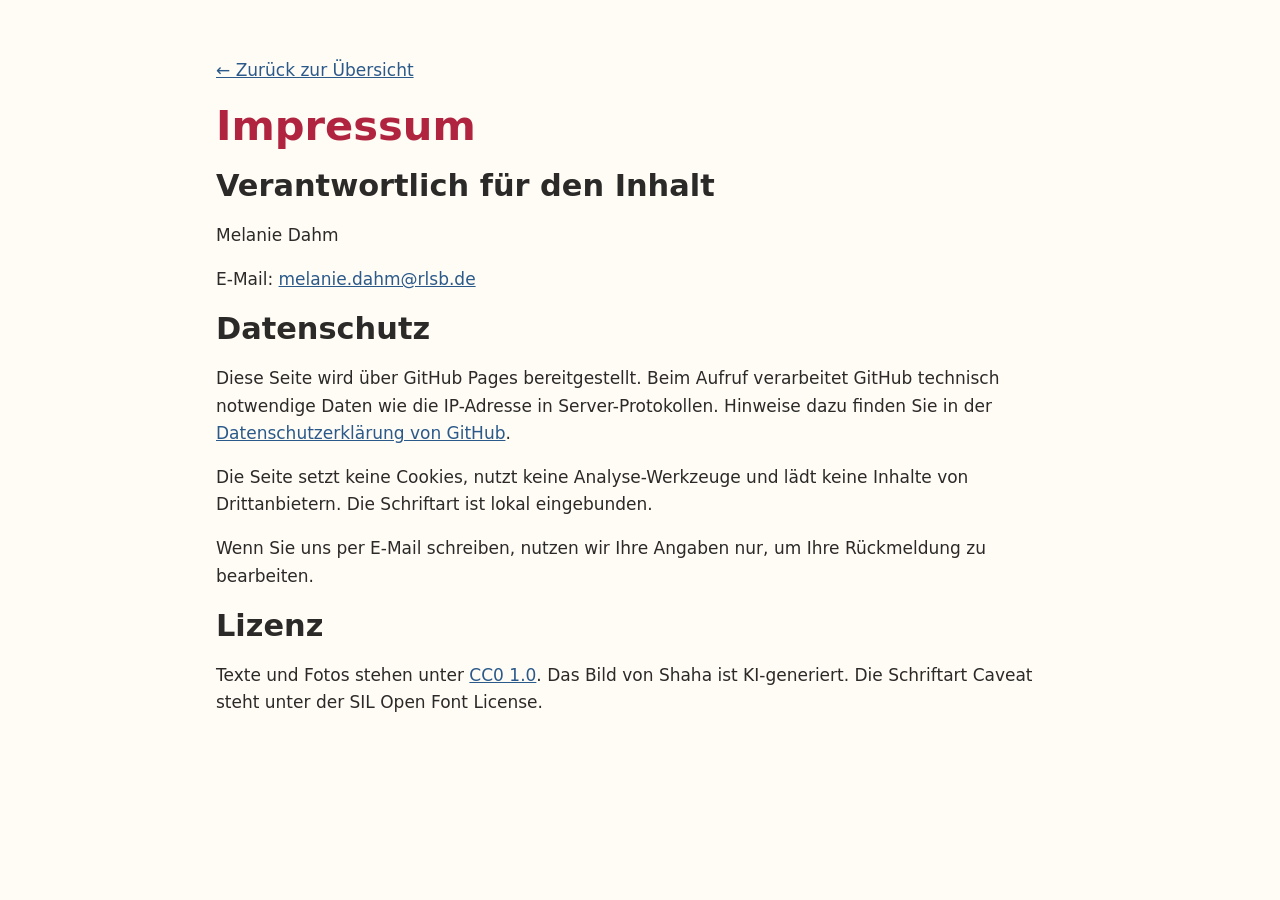
<file: impressum.html>
<!doctype html>
<html lang="de">
<head>
<meta charset="utf-8">
<meta name="viewport" content="width=device-width, initial-scale=1">
<meta name="robots" content="noindex, nofollow">
<title>Impressum · KI-Strategie BBS Springe</title>
<link rel="stylesheet" href="style.css">
<style>.ph { background: #fff3b0; padding: 0 4px; border-radius: 3px; }</style>
</head>
<body>
<main class="wrap" style="padding-top: 40px;">
  <p><a href="index.html">← Zurück zur Übersicht</a></p>

  <h1>Impressum</h1>
  <h2>Verantwortlich für den Inhalt</h2>
  <p>Melanie Dahm</p>
  <p>E-Mail: <a href="mailto:melanie.dahm@rlsb.de">melanie.dahm@rlsb.de</a></p>

  <h2>Datenschutz</h2>
  <p>Diese Seite wird über GitHub Pages bereitgestellt. Beim Aufruf verarbeitet GitHub technisch notwendige Daten wie die IP-Adresse in Server-Protokollen. Hinweise dazu finden Sie in der <a href="https://docs.github.com/de/site-policy/privacy-policies/github-general-privacy-statement">Datenschutzerklärung von GitHub</a>.</p>
  <p>Die Seite setzt keine Cookies, nutzt keine Analyse-Werkzeuge und lädt keine Inhalte von Drittanbietern. Die Schriftart ist lokal eingebunden.</p>
  <p>Wenn Sie uns per E-Mail schreiben, nutzen wir Ihre Angaben nur, um Ihre Rückmeldung zu bearbeiten.</p>

  <h2>Lizenz</h2>
  <p>Texte und Fotos stehen unter <a href="https://creativecommons.org/publicdomain/zero/1.0/deed.de">CC0 1.0</a>. Das Bild von Shaha ist KI-generiert. Die Schriftart Caveat steht unter der SIL Open Font License.</p>
</main>
</body>
</html>
</file>
<file: style.css>
@font-face {
  font-family: "Caveat";
  src: url("assets/fonts/caveat-latin-400-normal.woff2") format("woff2");
  font-weight: 400;
  font-display: swap;
}
@font-face {
  font-family: "Caveat";
  src: url("assets/fonts/caveat-latin-700-normal.woff2") format("woff2");
  font-weight: 700;
  font-display: swap;
}

:root {
  --bg: #fffbf5;
  --surface: #ffffff;
  --text: #2b2a28;
  --muted: #6b665e;
  --line: #e9e1d4;
  --red: #b0243f;
  --red-soft: #f8e6ea;
  --blue: #2b5a8a;
  --blue-soft: #e5eef7;
  --green: #2f7d4f;
  --amber: #c98a12;
  --hand: "Caveat", "Segoe Print", "Comic Sans MS", cursive;
  --sans: system-ui, -apple-system, "Segoe UI", Roboto, Arial, sans-serif;
  color-scheme: light;
}

* { box-sizing: border-box; }
html { scroll-behavior: smooth; scroll-padding-top: 64px; }
body {
  margin: 0;
  background: var(--bg);
  color: var(--text);
  font-family: var(--sans);
  font-size: 17px;
  line-height: 1.6;
}
img { max-width: 100%; height: auto; display: block; }
a { color: var(--blue); }

.wrap { max-width: 880px; margin: 0 auto; padding: 0 16px; }

/* Kopf */
.hero { padding: 56px 0 40px; }
.kicker { color: var(--muted); font-size: 0.9rem; margin: 0 0 8px; }
h1 { font-size: clamp(1.8rem, 4.5vw, 2.6rem); line-height: 1.2; margin: 0 0 16px; color: var(--red); }
.lead { font-size: 1.1rem; max-width: 46em; }
.hand { font-family: var(--hand); font-size: 1.6rem; line-height: 1; color: var(--red); }

.northstar {
  margin: 28px 0 20px;
  padding: 20px 24px;
  background: var(--surface);
  border: 2px solid var(--red);
  border-radius: 14px;
}
.northstar p { margin: 6px 0 0; font-size: 1.3rem; font-weight: 600; line-height: 1.4; }
.northstar.small p { font-size: 1.15rem; }

.status { list-style: none; padding: 0; margin: 0; display: flex; flex-wrap: wrap; gap: 8px 20px; font-size: 0.95rem; }
.status li { display: flex; align-items: center; gap: 8px; }
.dot { width: 11px; height: 11px; border-radius: 50%; display: inline-block; }
.dot.done { background: var(--green); }
.dot.draft { background: var(--amber); }
.dot.open { background: transparent; border: 2px solid var(--muted); }

/* Navigation */
.toc {
  position: sticky; top: 0; z-index: 10;
  background: rgba(255, 251, 245, 0.95);
  backdrop-filter: blur(6px);
  border-bottom: 1px solid var(--line);
}
.toc .wrap { display: flex; gap: 4px; overflow-x: auto; scrollbar-width: none; }
.toc .wrap::-webkit-scrollbar { display: none; }
.toc a {
  flex: 0 0 auto;
  padding: 12px 10px;
  text-decoration: none;
  color: var(--text);
  font-size: 0.95rem;
  white-space: nowrap;
}
.toc a:hover { color: var(--red); }

/* Abschnitte */
section.wrap { padding-top: 56px; padding-bottom: 8px; }
.eyebrow { font-family: var(--hand); font-size: 1.5rem; color: var(--red); margin: 0; line-height: 1; }
h2 { font-size: clamp(1.4rem, 3.5vw, 1.9rem); margin: 4px 0 16px; line-height: 1.25; display: flex; flex-wrap: wrap; align-items: center; gap: 10px; }
h3 { font-size: 1.1rem; margin: 0 0 8px; }

.card {
  background: var(--surface);
  border: 1px solid var(--line);
  border-radius: 12px;
  padding: 18px 20px;
}
.card ul { margin: 0; padding-left: 1.2em; }
.card.muted { background: transparent; }

.two, .grid { display: grid; gap: 16px; margin: 20px 0; }
.two { grid-template-columns: repeat(auto-fit, minmax(260px, 1fr)); }
.grid { grid-template-columns: repeat(auto-fit, minmax(240px, 1fr)); }

blockquote {
  margin: 0 0 8px;
  padding: 6px 12px;
  border-left: 3px solid var(--red-soft);
  font-style: italic;
  color: #4a4741;
}
blockquote::before { content: "„"; }
blockquote::after { content: "“"; }

.callout {
  margin: 8px 0 0;
  padding: 16px 20px;
  background: var(--red-soft);
  border-radius: 12px;
}

/* Zeitleiste */
.timeline { list-style: none; padding: 0; margin: 24px 0 0; border-left: 2px solid var(--line); }
.timeline li { position: relative; padding: 0 0 24px 24px; }
.timeline li::before {
  content: ""; position: absolute; left: -8px; top: 6px;
  width: 14px; height: 14px; border-radius: 50%;
  background: var(--red); border: 3px solid var(--bg);
}
.timeline li.next::before { background: var(--bg); border: 2px solid var(--muted); }
.timeline p { margin: 0 0 6px; }
.when { font-size: 0.9rem; color: var(--muted); }
.methods { font-size: 0.9rem; color: var(--blue); }

/* WHY */
.concerns { margin: 16px 0 28px; display: grid; gap: 10px; }
.concerns div { display: grid; grid-template-columns: 11em 1fr; gap: 12px; padding-bottom: 10px; border-bottom: 1px dashed var(--line); }
.concerns dt { font-weight: 700; }
.concerns dd { margin: 0; }

.persona {
  display: grid; grid-template-columns: 260px 1fr; gap: 24px; align-items: center;
  background: var(--surface); border: 1px solid var(--line); border-radius: 12px; padding: 20px;
}
.persona img { border-radius: 10px; }
.persona h3 { font-family: var(--hand); font-size: 2rem; font-weight: 700; color: var(--red); margin: 0; }
.note { font-size: 0.85rem; color: var(--muted); margin: 8px 0 0; }

.chips { list-style: none; padding: 0; margin: 10px 0 0; display: flex; flex-wrap: wrap; gap: 8px; }
.chips li { background: var(--blue-soft); color: var(--blue); border-radius: 999px; padding: 4px 12px; font-size: 0.95rem; }
.chips.red li { background: var(--red-soft); color: var(--red); }

/* HOW */
.badge { font-size: 0.8rem; font-weight: 600; border-radius: 999px; padding: 3px 10px; }
.badge.draft { background: #fbf0d9; color: #8a5d00; }
.badge.open { background: transparent; border: 1px solid var(--muted); color: var(--muted); }
.headstand { margin: 8px 0 20px; }
.principles { display: grid; gap: 10px; margin-top: 12px; }
details {
  background: var(--surface); border: 1px solid var(--line); border-radius: 12px; padding: 14px 18px;
}
summary { cursor: pointer; font-weight: 700; font-size: 1.05rem; display: flex; gap: 12px; align-items: baseline; list-style: none; }
summary::-webkit-details-marker { display: none; }
summary::after { content: "+"; margin-left: auto; color: var(--muted); font-weight: 400; }
details[open] summary::after { content: "–"; }
details p { margin: 10px 0 0 34px; }
.num { font-family: var(--hand); font-size: 1.6rem; color: var(--red); min-width: 22px; line-height: 1; }

/* WHAT */
.field h3 { color: var(--blue); }
.field ul { color: #4a4741; }

/* Ausblick */
.steps { padding-left: 1.3em; margin: 0 0 24px; }
.steps li { margin-bottom: 8px; }
.steps strong { display: block; }
.feedback { background: var(--blue-soft); border-radius: 12px; padding: 20px; }
.feedback p { margin: 0 0 14px; }
.button {
  display: inline-block; background: var(--blue); color: #fff; text-decoration: none;
  padding: 10px 18px; border-radius: 8px; font-weight: 600;
}
.button:hover { background: #224a72; }

/* Galerie */
.gallery { display: grid; grid-template-columns: repeat(auto-fill, minmax(120px, 1fr)); gap: 12px; }
.gallery figure { margin: 0; }
.gallery img { border-radius: 8px; border: 1px solid var(--line); aspect-ratio: 3 / 4; object-fit: cover; width: 100%; }
.gallery figcaption { font-size: 0.85rem; color: var(--muted); margin-top: 4px; }

footer { margin-top: 56px; padding: 24px 0 40px; border-top: 1px solid var(--line); font-size: 0.9rem; color: var(--muted); }
footer p { margin: 0 0 4px; }

@media (max-width: 640px) {
  body { font-size: 16px; }
  .hero { padding-top: 36px; }
  .persona { grid-template-columns: 1fr; }
  .persona img { max-width: 280px; }
  .concerns div { grid-template-columns: 1fr; gap: 2px; }
  details p { margin-left: 0; }
}

/* Unterabschnitte in WHY, HOW, WHAT */
h3.sub { font-size: 1.2rem; margin: 32px 0 10px; color: var(--red); }
.timeline h3 a { color: inherit; text-decoration: none; }
.timeline h3 a:hover { color: var(--red); }

/* Matrix Wirkung × Machbarkeit */
.matrix { display: grid; grid-template-columns: 1fr 1fr; gap: 12px; margin: 16px 0; }
.quad { border-radius: 12px; padding: 16px 18px; border: 1px solid var(--line); background: var(--surface); }
.quad h3 { margin: 0; }
.quad-sub { margin: 2px 0 10px; font-size: 0.85rem; color: var(--muted); }
.quad ul { margin: 0; padding-left: 1.2em; }
.quad li { margin-bottom: 6px; }
.quad.now { border: 2px solid var(--red); background: var(--red-soft); grid-column: 1 / -1; }
.quad.now h3 { color: var(--red); }
.quad.later { background: transparent; }
.recommend { margin: 16px 0; border-left: 4px solid var(--blue); }
@media (max-width: 640px) { .matrix { grid-template-columns: 1fr; } }
</file>
